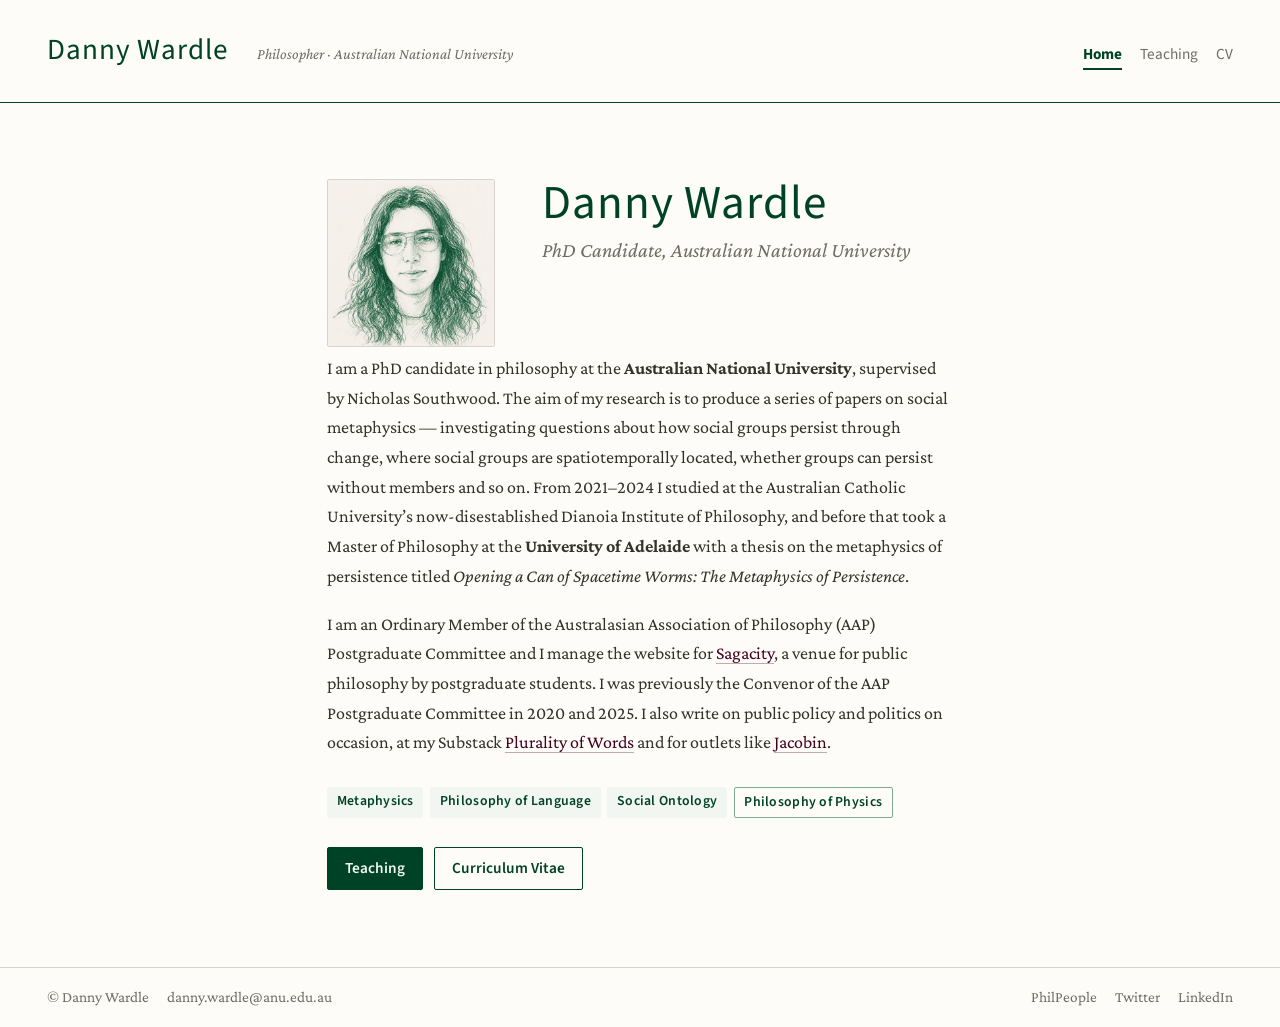
<file: index.html>
<!doctype html>
<html lang="en">
<head>
<meta charset="utf-8">
<meta name="viewport" content="width=device-width, initial-scale=1">
<link rel="preload" as="image" href="assets/img/portrait.webp" type="image/webp" fetchpriority="high">
<!-- Google tag (gtag.js) -->
<script async src="https://www.googletagmanager.com/gtag/js?id=G-M9JSZD7DZ4"></script>
<script>
  window.dataLayer = window.dataLayer || [];
  function gtag(){dataLayer.push(arguments);}
  gtag('js', new Date());
  gtag('config', 'G-M9JSZD7DZ4');
</script>
<title>Danny Wardle</title>
<meta name="description" content="Danny Wardle — PhD candidate in philosophy at the Australian National University.">
<link rel="stylesheet" href="assets/css/style.css">
<link rel="icon" href="assets/favicon/favicon.ico" sizes="any">
<link rel="icon" type="image/png" sizes="32x32" href="assets/favicon/favicon-32x32.png">
<link rel="icon" type="image/png" sizes="16x16" href="assets/favicon/favicon-16x16.png">
<link rel="apple-touch-icon" sizes="180x180" href="assets/favicon/apple-touch-icon.png">
<link rel="manifest" href="assets/favicon/site.webmanifest">
<meta name="theme-color" content="#004225">
</head>
<body class="page-body">

<header class="site-header">
  <div class="site-brand">
    <a class="site-title" href="index.html">Danny Wardle</a>
    <span class="site-subtitle">Philosopher &middot; Australian National University</span>
  </div>
  <nav class="site-nav">
    <a href="index.html" class="active">Home</a>
    <a href="teaching.html">Teaching</a>
    <a href="cv.html">CV</a>
  </nav>
</header>

<main class="page">
  <div class="hero">
    <img src="assets/img/portrait.webp" alt="Pen sketch portrait of Danny Wardle" width="168" height="168" fetchpriority="high">
    <div style="flex:1; min-width:300px;">
      <p class="hero-name">Danny Wardle</p>
      <p class="hero-role">PhD Candidate, Australian National University</p>
    </div>
  </div>

  <p class="body-text">I am a PhD candidate in philosophy at the <strong>Australian National University</strong>, supervised by Nicholas Southwood. The aim of my research is to produce a series of papers on social metaphysics &mdash; investigating questions about how social groups persist through change, where social groups are spatiotemporally located, whether groups can persist without members and so on. From 2021&ndash;2024 I studied at the Australian Catholic University&rsquo;s now-disestablished Dianoia Institute of Philosophy, and before that took a Master of Philosophy at the <strong>University of Adelaide</strong> with a thesis on the metaphysics of persistence titled&nbsp;<em>Opening a Can of Spacetime Worms: The Metaphysics of Persistence</em>.</p>

  <p class="body-text">I am an Ordinary Member of the Australasian Association of Philosophy (AAP) Postgraduate Committee and I manage the website for <a href="https://sagacitymagazine.com.au">Sagacity</a>, a venue for public philosophy by postgraduate students. I was previously the Convenor of the AAP Postgraduate Committee in 2020 and 2025. I also write on public policy and politics on occasion, at my Substack <a href="https://plurality.substack.com">Plurality of Words</a> and for outlets like <a href="https://jacobin.com/author/danny-wardle">Jacobin</a>.</p>

  <div class="tags">
    <span class="tag">Metaphysics</span>
    <span class="tag">Philosophy of Language</span>
    <span class="tag">Social Ontology</span>
    <span class="tag outline">Philosophy of Physics</span>
  </div>

  <div class="actions">
    <a class="btn btn-primary" href="teaching.html">Teaching</a>
    <a class="btn btn-outline" href="cv.html">Curriculum Vitae</a>
  </div>
</main>

<footer class="site-footer">
  <span>&copy; Danny Wardle</span>
  <a href="mailto:danny.wardle@anu.edu.au">danny.wardle@anu.edu.au</a>
  <div class="spacer"></div>
  <a href="https://philpeople.org/profiles/danny-wardle">PhilPeople</a>
  <a href="https://twitter.com/maximalworm">Twitter</a>
  <a href="https://www.linkedin.com/in/danny-w-7a439616a/">LinkedIn</a>
</footer>

</body>
</html>
</file>
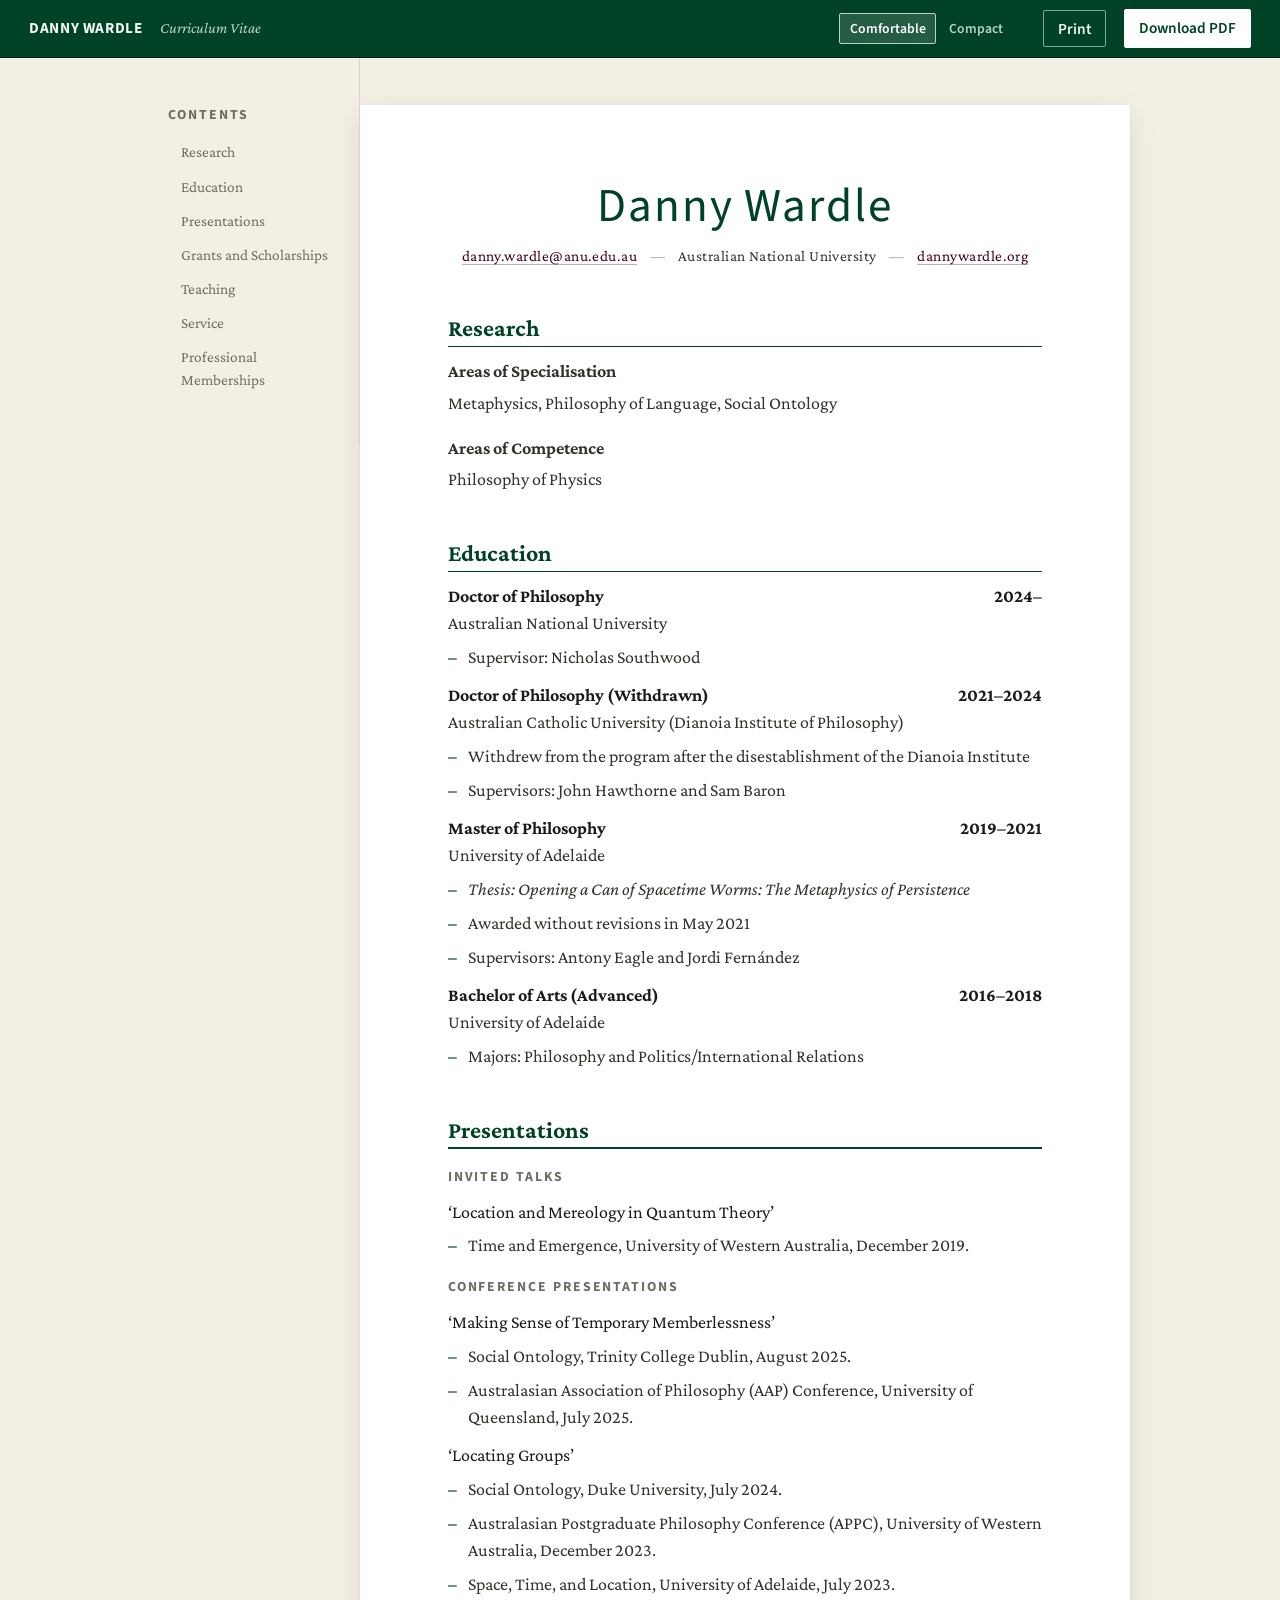
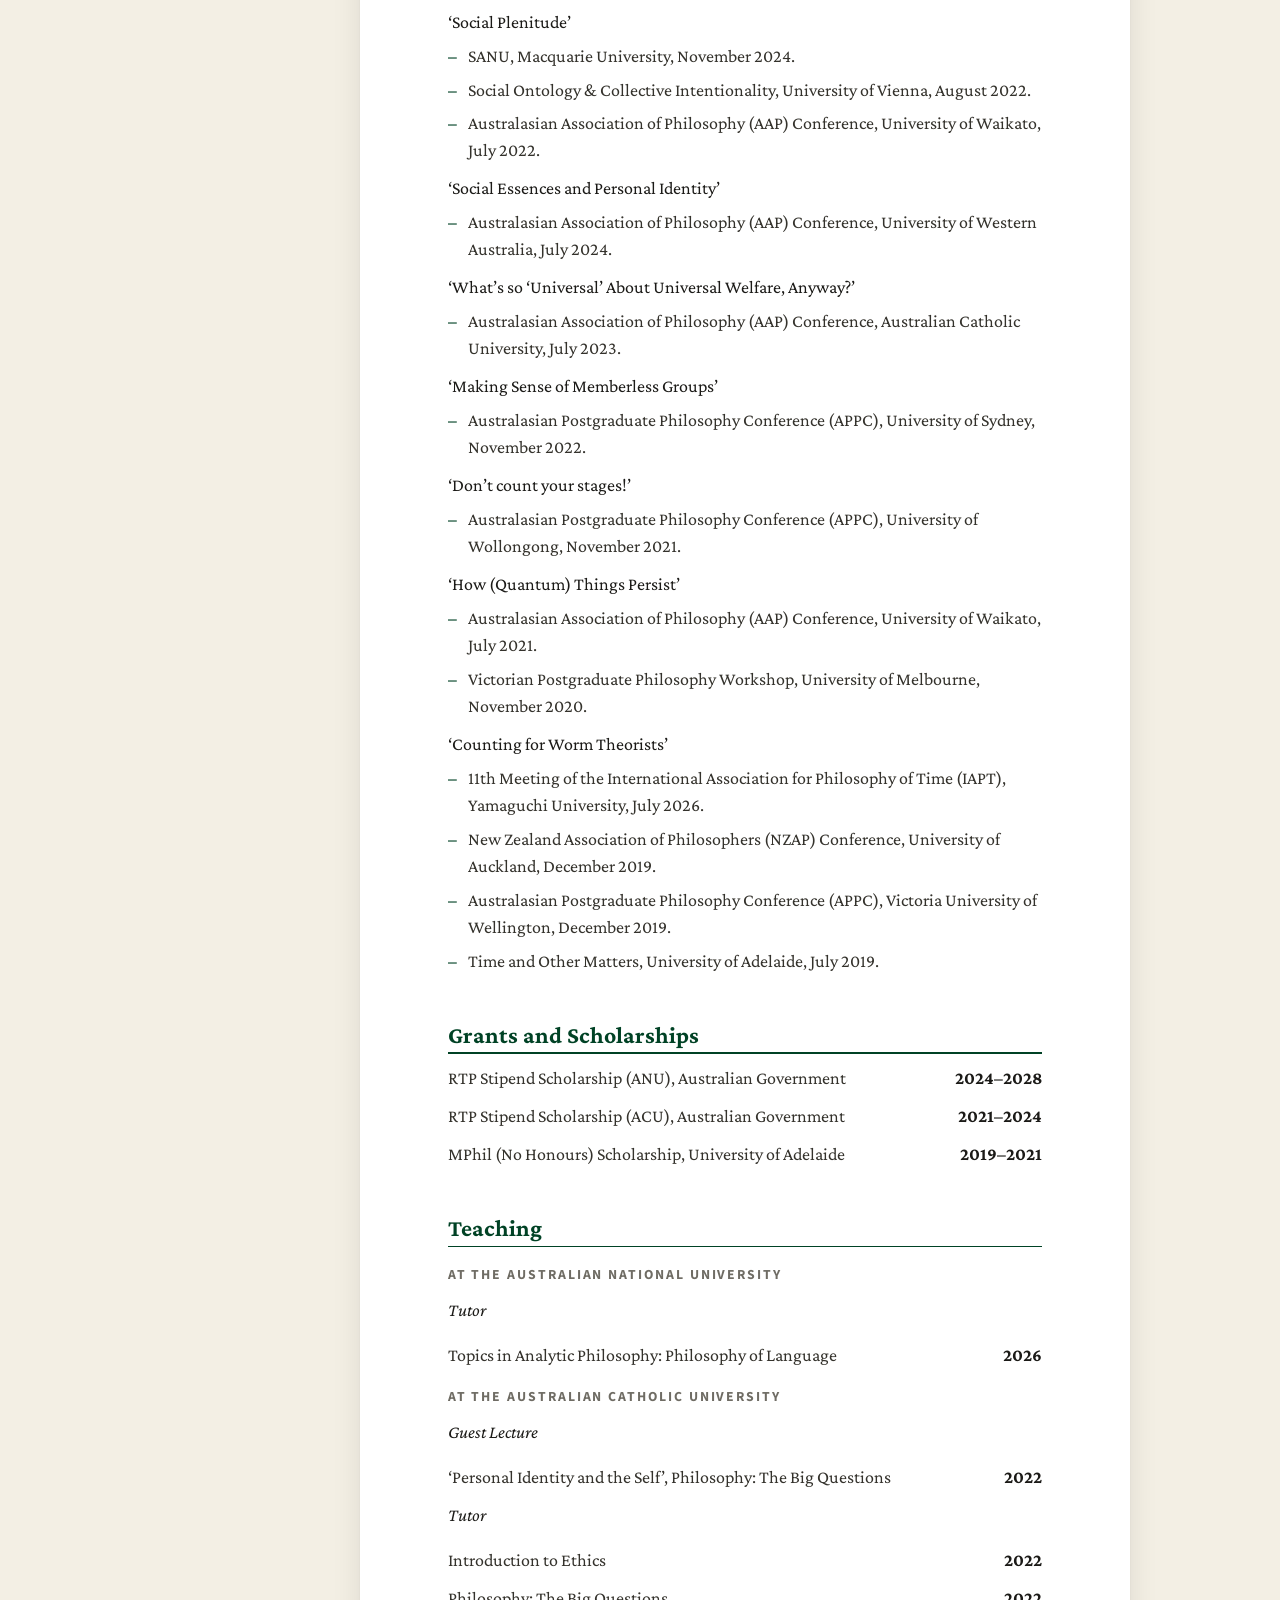
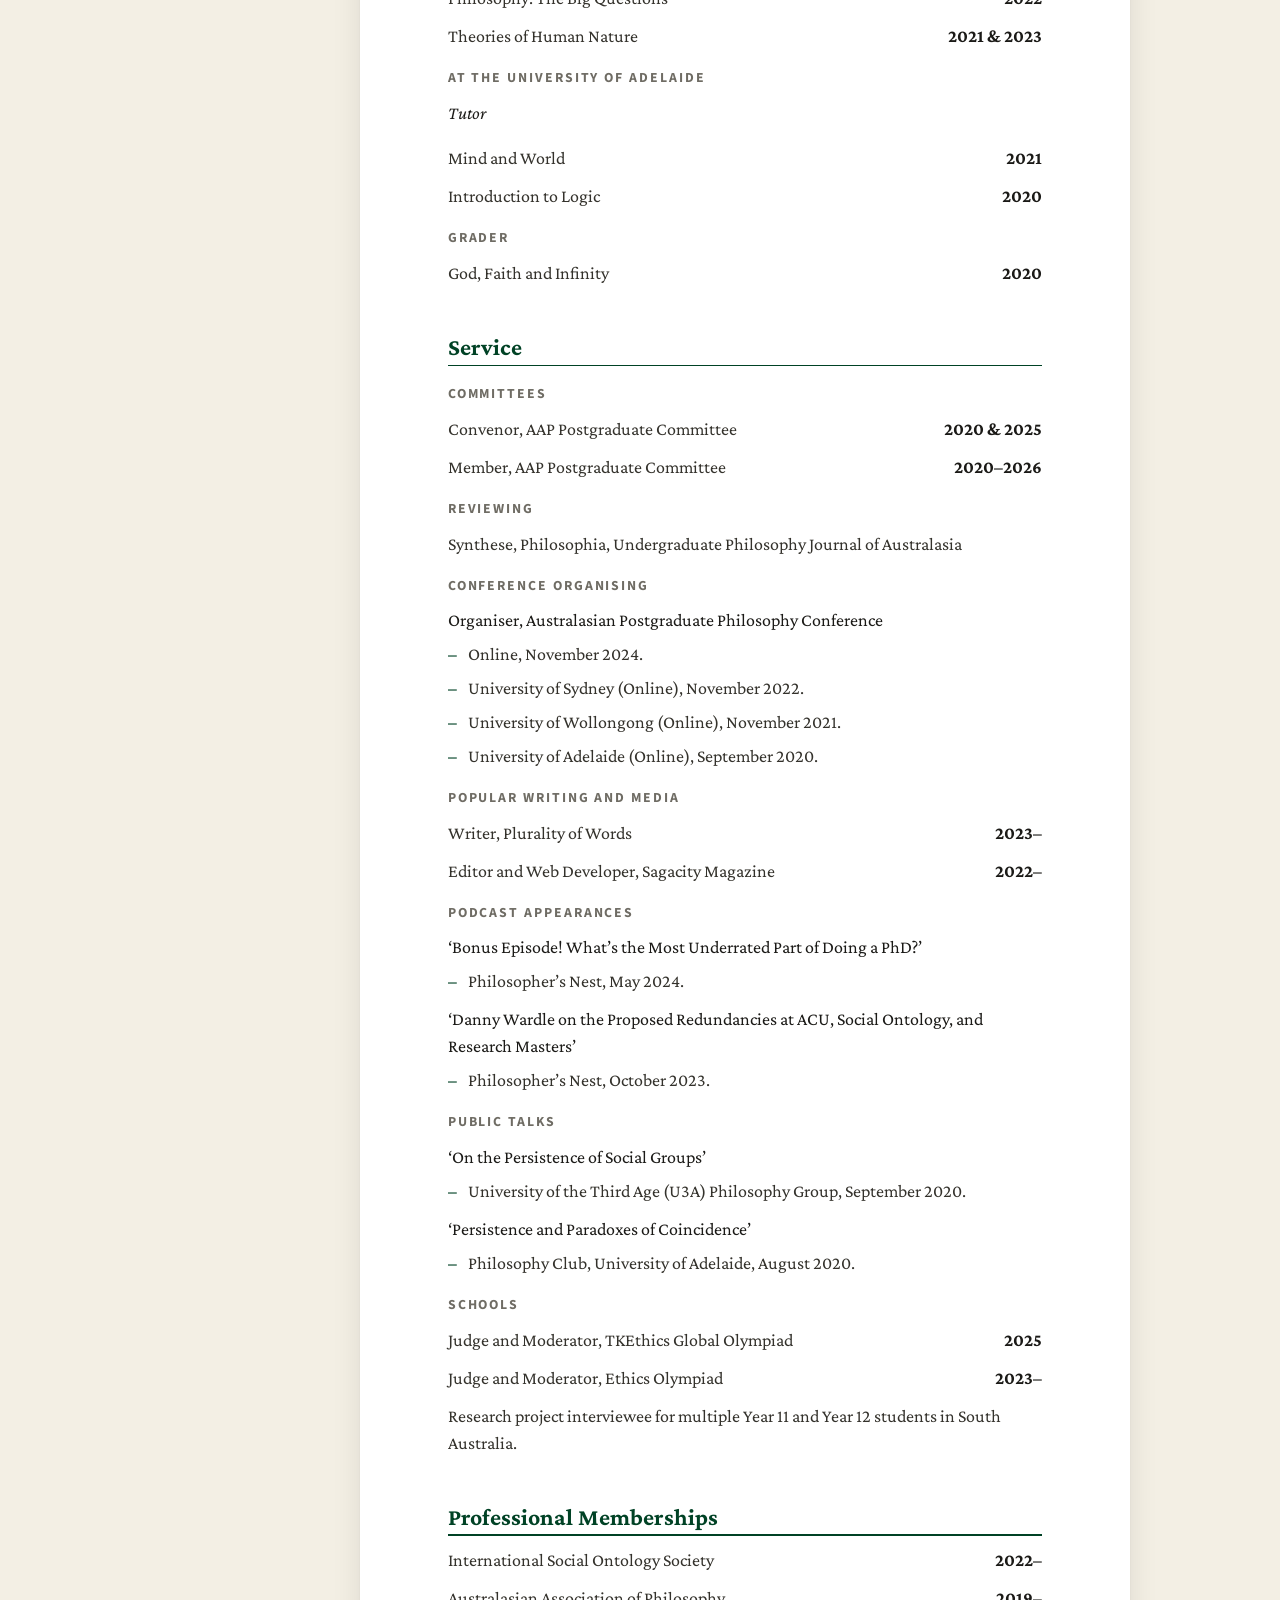
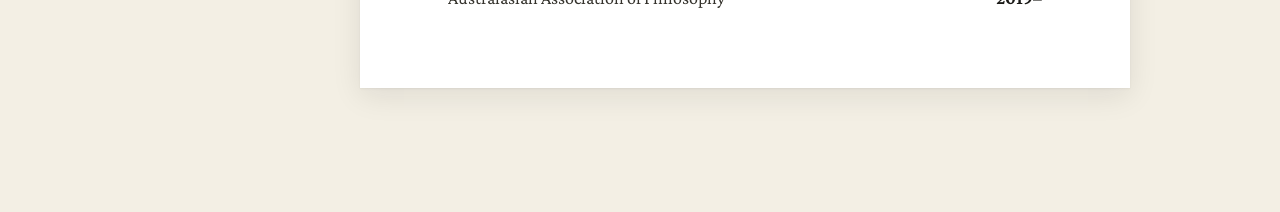
<file: cv.html>
<!doctype html>
<html lang="en">
<head>
<meta charset="utf-8">
<meta name="viewport" content="width=device-width, initial-scale=1">
<!-- Google tag (gtag.js) -->
<script async src="https://www.googletagmanager.com/gtag/js?id=G-M9JSZD7DZ4"></script>
<script>
  window.dataLayer = window.dataLayer || [];
  function gtag(){dataLayer.push(arguments);}
  gtag('js', new Date());
  gtag('config', 'G-M9JSZD7DZ4');
</script>
<title>Curriculum Vitae &mdash; Danny Wardle</title>
<meta name="description" content="Curriculum Vitae — Danny Wardle, Australian National University.">
<link rel="stylesheet" href="assets/css/style.css">
<link rel="icon" href="assets/favicon/favicon.ico" sizes="any">
<link rel="icon" type="image/png" sizes="32x32" href="assets/favicon/favicon-32x32.png">
<link rel="icon" type="image/png" sizes="16x16" href="assets/favicon/favicon-16x16.png">
<link rel="apple-touch-icon" sizes="180x180" href="assets/favicon/apple-touch-icon.png">
<link rel="manifest" href="assets/favicon/site.webmanifest">
<meta name="theme-color" content="#004225">
</head>
<body class="cv-body">

<header class="cv-toolbar">
  <a class="brand" href="index.html">DANNY WARDLE</a>
  <span class="doctitle">Curriculum Vitae</span>
  <div class="spacer"></div>
  <div class="density-toggle">
    <button id="btn-comfortable" class="active" type="button">Comfortable</button>
    <button id="btn-compact" type="button">Compact</button>
  </div>
  <button class="btn-print" id="btn-print" type="button">Print</button>
  <a class="btn-download" href="assets/Danny_Wardle_CV.pdf" download>Download PDF</a>
</header>

<div class="cv-layout">

  <nav class="cv-rail">
    <div class="eyebrow">Contents</div>
    <ul>
      <li><a href="#research">Research</a></li>
      <li><a href="#education">Education</a></li>
      <li><a href="#presentations">Presentations</a></li>
      <li><a href="#grants">Grants and Scholarships</a></li>
      <li><a href="#teaching">Teaching</a></li>
      <li><a href="#service">Service</a></li>
      <li><a href="#memberships">Professional Memberships</a></li>
    </ul>
  </nav>

  <div class="cv-paper-wrap">
    <article class="cv-paper">

      <header class="cv-masthead">
        <div class="name">Danny Wardle</div>
        <div class="meta">
          <a href="mailto:danny.wardle@anu.edu.au">danny.wardle@anu.edu.au</a>
          <span class="sep">&mdash;</span>
          <span>Australian National University</span>
          <span class="sep">&mdash;</span>
          <a href="http://dannywardle.org">dannywardle.org</a>
        </div>
      </header>

      <!-- RESEARCH -->
      <div class="section-title" id="research">
        <h2>Research</h2>
        <div class="rule"></div>
      </div>
      <p style="margin:var(--space-3) 0 0;"><strong>Areas of Specialisation</strong></p>
      <p style="margin:var(--space-1) 0 0;">Metaphysics, Philosophy of Language, Social Ontology</p>
      <p style="margin:var(--space-4) 0 0;"><strong>Areas of Competence</strong></p>
      <p style="margin:var(--space-1) 0 0;">Philosophy of Physics</p>

      <!-- EDUCATION -->
      <div class="section-title" id="education">
        <h2>Education</h2>
        <div class="rule"></div>
      </div>

      <div class="cv-entry">
        <div class="cv-line" style="margin-top:0;"><span class="item-title" style="font-weight:var(--fw-bold);">Doctor of Philosophy</span><span class="date">2024&ndash;</span></div>
        <div class="org">Australian National University</div>
        <ul class="entry-list">
          <li><span class="dash">&ndash;</span><span>Supervisor: Nicholas Southwood</span></li>
        </ul>
      </div>

      <div class="cv-entry">
        <div class="cv-line" style="margin-top:0;"><span class="item-title" style="font-weight:var(--fw-bold);">Doctor of Philosophy (Withdrawn)</span><span class="date">2021&ndash;2024</span></div>
        <div class="org">Australian Catholic University (Dianoia Institute of Philosophy)</div>
        <ul class="entry-list">
          <li><span class="dash">&ndash;</span><span>Withdrew from the program after the disestablishment of the Dianoia Institute</span></li>
          <li><span class="dash">&ndash;</span><span>Supervisors: John Hawthorne and Sam Baron</span></li>
        </ul>
      </div>

      <div class="cv-entry">
        <div class="cv-line" style="margin-top:0;"><span class="item-title" style="font-weight:var(--fw-bold);">Master of Philosophy</span><span class="date">2019&ndash;2021</span></div>
        <div class="org">University of Adelaide</div>
        <ul class="entry-list">
          <li><span class="dash">&ndash;</span><span><em>Thesis: Opening a Can of Spacetime Worms: The Metaphysics of Persistence</em></span></li>
          <li><span class="dash">&ndash;</span><span>Awarded without revisions in May 2021</span></li>
          <li><span class="dash">&ndash;</span><span>Supervisors: Antony Eagle and Jordi Fern&aacute;ndez</span></li>
        </ul>
      </div>

      <div class="cv-entry">
        <div class="cv-line" style="margin-top:0;"><span class="item-title" style="font-weight:var(--fw-bold);">Bachelor of Arts (Advanced)</span><span class="date">2016&ndash;2018</span></div>
        <div class="org">University of Adelaide</div>
        <ul class="entry-list">
          <li><span class="dash">&ndash;</span><span>Majors: Philosophy and Politics/International Relations</span></li>
        </ul>
      </div>

      <!-- PRESENTATIONS -->
      <div class="section-title" id="presentations">
        <h2>Presentations</h2>
        <div class="rule"></div>
      </div>

      <p class="eyebrow">Invited Talks</p>
      <div class="cv-entry">
        <div class="item-title">&lsquo;Location and Mereology in Quantum Theory&rsquo;</div>
        <ul class="entry-list">
          <li><span class="dash">&ndash;</span><span>Time and Emergence, University of Western Australia, December 2019.</span></li>
        </ul>
      </div>

      <p class="eyebrow">Conference Presentations</p>

      <div class="cv-entry">
        <div class="item-title">&lsquo;Making Sense of Temporary Memberlessness&rsquo;</div>
        <ul class="entry-list">
          <li><span class="dash">&ndash;</span><span>Social Ontology, Trinity College Dublin, August 2025.</span></li>
          <li><span class="dash">&ndash;</span><span>Australasian Association of Philosophy (AAP) Conference, University of Queensland, July 2025.</span></li>
        </ul>
      </div>

      <div class="cv-entry">
        <div class="item-title">&lsquo;Locating Groups&rsquo;</div>
        <ul class="entry-list">
          <li><span class="dash">&ndash;</span><span>Social Ontology, Duke University, July 2024.</span></li>
          <li><span class="dash">&ndash;</span><span>Australasian Postgraduate Philosophy Conference (APPC), University of Western Australia, December 2023.</span></li>
          <li><span class="dash">&ndash;</span><span>Space, Time, and Location, University of Adelaide, July 2023.</span></li>
        </ul>
      </div>

      <div class="cv-entry">
        <div class="item-title">&lsquo;Social Plenitude&rsquo;</div>
        <ul class="entry-list">
          <li><span class="dash">&ndash;</span><span>SANU, Macquarie University, November 2024.</span></li>
          <li><span class="dash">&ndash;</span><span>Social Ontology &amp; Collective Intentionality, University of Vienna, August 2022.</span></li>
          <li><span class="dash">&ndash;</span><span>Australasian Association of Philosophy (AAP) Conference, University of Waikato, July 2022.</span></li>
        </ul>
      </div>

      <div class="cv-entry">
        <div class="item-title">&lsquo;Social Essences and Personal Identity&rsquo;</div>
        <ul class="entry-list">
          <li><span class="dash">&ndash;</span><span>Australasian Association of Philosophy (AAP) Conference, University of Western Australia, July 2024.</span></li>
        </ul>
      </div>

      <div class="cv-entry">
        <div class="item-title">&lsquo;What&rsquo;s so &lsquo;Universal&rsquo; About Universal Welfare, Anyway?&rsquo;</div>
        <ul class="entry-list">
          <li><span class="dash">&ndash;</span><span>Australasian Association of Philosophy (AAP) Conference, Australian Catholic University, July 2023.</span></li>
        </ul>
      </div>

      <div class="cv-entry">
        <div class="item-title">&lsquo;Making Sense of Memberless Groups&rsquo;</div>
        <ul class="entry-list">
          <li><span class="dash">&ndash;</span><span>Australasian Postgraduate Philosophy Conference (APPC), University of Sydney, November 2022.</span></li>
        </ul>
      </div>

      <div class="cv-entry">
        <div class="item-title">&lsquo;Don&rsquo;t count your stages!&rsquo;</div>
        <ul class="entry-list">
          <li><span class="dash">&ndash;</span><span>Australasian Postgraduate Philosophy Conference (APPC), University of Wollongong, November 2021.</span></li>
        </ul>
      </div>

      <div class="cv-entry">
        <div class="item-title">&lsquo;How (Quantum) Things Persist&rsquo;</div>
        <ul class="entry-list">
          <li><span class="dash">&ndash;</span><span>Australasian Association of Philosophy (AAP) Conference, University of Waikato, July 2021.</span></li>
          <li><span class="dash">&ndash;</span><span>Victorian Postgraduate Philosophy Workshop, University of Melbourne, November 2020.</span></li>
        </ul>
      </div>

      <div class="cv-entry">
        <div class="item-title">&lsquo;Counting for Worm Theorists&rsquo;</div>
        <ul class="entry-list">
          <li><span class="dash">&ndash;</span><span>11th Meeting of the International Association for Philosophy of Time (IAPT), Yamaguchi University, July 2026.</span></li>
          <li><span class="dash">&ndash;</span><span>New Zealand Association of Philosophers (NZAP) Conference, University of Auckland, December 2019.</span></li>
          <li><span class="dash">&ndash;</span><span>Australasian Postgraduate Philosophy Conference (APPC), Victoria University of Wellington, December 2019.</span></li>
          <li><span class="dash">&ndash;</span><span>Time and Other Matters, University of Adelaide, July 2019.</span></li>
        </ul>
      </div>

      <!-- GRANTS -->
      <div class="section-title" id="grants">
        <h2>Grants and Scholarships</h2>
        <div class="rule"></div>
      </div>
      <div class="cv-line" style="margin-top:var(--space-3);"><span>RTP Stipend Scholarship (ANU), Australian Government</span><span class="date">2024&ndash;2028</span></div>
      <div class="cv-line"><span>RTP Stipend Scholarship (ACU), Australian Government</span><span class="date">2021&ndash;2024</span></div>
      <div class="cv-line"><span>MPhil (No Honours) Scholarship, University of Adelaide</span><span class="date">2019&ndash;2021</span></div>

      <!-- TEACHING -->
      <div class="section-title" id="teaching">
        <h2>Teaching</h2>
        <div class="rule"></div>
      </div>

      <p class="eyebrow">At the Australian National University</p>
      <p class="cv-role">Tutor</p>
      <div class="cv-line"><span>Topics in Analytic Philosophy: Philosophy of Language</span><span class="date">2026</span></div>

      <p class="eyebrow">At the Australian Catholic University</p>
      <p class="cv-role">Guest Lecture</p>
      <div class="cv-line"><span>&lsquo;Personal Identity and the Self&rsquo;, Philosophy: The Big Questions</span><span class="date">2022</span></div>
      <p class="cv-role">Tutor</p>
      <div class="cv-line"><span>Introduction to Ethics</span><span class="date">2022</span></div>
      <div class="cv-line"><span>Philosophy: The Big Questions</span><span class="date">2022</span></div>
      <div class="cv-line"><span>Theories of Human Nature</span><span class="date">2021 &amp; 2023</span></div>

      <p class="eyebrow">At the University of Adelaide</p>
      <p class="cv-role">Tutor</p>
      <div class="cv-line"><span>Mind and World</span><span class="date">2021</span></div>
      <div class="cv-line"><span>Introduction to Logic</span><span class="date">2020</span></div>

      <p class="eyebrow">Grader</p>
      <div class="cv-line"><span>God, Faith and Infinity</span><span class="date">2020</span></div>

      <!-- SERVICE -->
      <div class="section-title" id="service">
        <h2>Service</h2>
        <div class="rule"></div>
      </div>

      <p class="eyebrow">Committees</p>
      <div class="cv-line"><span>Convenor, AAP Postgraduate Committee</span><span class="date">2020 &amp; 2025</span></div>
      <div class="cv-line"><span>Member, AAP Postgraduate Committee</span><span class="date">2020&ndash;2026</span></div>

      <p class="eyebrow">Reviewing</p>
      <p style="margin:var(--space-3) 0 0;">Synthese, Philosophia, Undergraduate Philosophy Journal of Australasia</p>

      <p class="eyebrow">Conference Organising</p>
      <div class="cv-entry">
        <div class="item-title">Organiser, Australasian Postgraduate Philosophy Conference</div>
        <ul class="entry-list">
          <li><span class="dash">&ndash;</span><span>Online, November 2024.</span></li>
          <li><span class="dash">&ndash;</span><span>University of Sydney (Online), November 2022.</span></li>
          <li><span class="dash">&ndash;</span><span>University of Wollongong (Online), November 2021.</span></li>
          <li><span class="dash">&ndash;</span><span>University of Adelaide (Online), September 2020.</span></li>
        </ul>
      </div>

      <p class="eyebrow">Popular Writing and Media</p>
      <div class="cv-line"><span>Writer, Plurality of Words</span><span class="date">2023&ndash;</span></div>
      <div class="cv-line"><span>Editor and Web Developer, Sagacity Magazine</span><span class="date">2022&ndash;</span></div>

      <p class="eyebrow">Podcast Appearances</p>
      <div class="cv-entry">
        <div class="item-title">&lsquo;Bonus Episode! What&rsquo;s the Most Underrated Part of Doing a PhD?&rsquo;</div>
        <ul class="entry-list">
          <li><span class="dash">&ndash;</span><span>Philosopher&rsquo;s Nest, May 2024.</span></li>
        </ul>
      </div>
      <div class="cv-entry">
        <div class="item-title">&lsquo;Danny Wardle on the Proposed Redundancies at ACU, Social Ontology, and Research Masters&rsquo;</div>
        <ul class="entry-list">
          <li><span class="dash">&ndash;</span><span>Philosopher&rsquo;s Nest, October 2023.</span></li>
        </ul>
      </div>

      <p class="eyebrow">Public Talks</p>
      <div class="cv-entry">
        <div class="item-title">&lsquo;On the Persistence of Social Groups&rsquo;</div>
        <ul class="entry-list">
          <li><span class="dash">&ndash;</span><span>University of the Third Age (U3A) Philosophy Group, September 2020.</span></li>
        </ul>
      </div>
      <div class="cv-entry">
        <div class="item-title">&lsquo;Persistence and Paradoxes of Coincidence&rsquo;</div>
        <ul class="entry-list">
          <li><span class="dash">&ndash;</span><span>Philosophy Club, University of Adelaide, August 2020.</span></li>
        </ul>
      </div>

      <p class="eyebrow">Schools</p>
      <div class="cv-line"><span>Judge and Moderator, TKEthics Global Olympiad</span><span class="date">2025</span></div>
      <div class="cv-line"><span>Judge and Moderator, Ethics Olympiad</span><span class="date">2023&ndash;</span></div>
      <p style="margin:var(--space-3) 0 0;">Research project interviewee for multiple Year 11 and Year 12 students in South Australia.</p>

      <!-- MEMBERSHIPS -->
      <div class="section-title" id="memberships">
        <h2>Professional Memberships</h2>
        <div class="rule"></div>
      </div>
      <div class="cv-line" style="margin-top:var(--space-3);"><span>International Social Ontology Society</span><span class="date">2022&ndash;</span></div>
      <div class="cv-line"><span>Australasian Association of Philosophy</span><span class="date">2019&ndash;</span></div>

    </article>
  </div>

</div>

<script>
(function () {
  var body = document.body;
  var comfortableBtn = document.getElementById('btn-comfortable');
  var compactBtn = document.getElementById('btn-compact');
  var printBtn = document.getElementById('btn-print');

  function setDensity(mode) {
    body.classList.toggle('density-compact', mode === 'compact');
    comfortableBtn.classList.toggle('active', mode !== 'compact');
    compactBtn.classList.toggle('active', mode === 'compact');
  }

  comfortableBtn.addEventListener('click', function () { setDensity('comfortable'); });
  compactBtn.addEventListener('click', function () { setDensity('compact'); });
  printBtn.addEventListener('click', function () { window.print(); });
})();
</script>

</body>
</html>
</file>
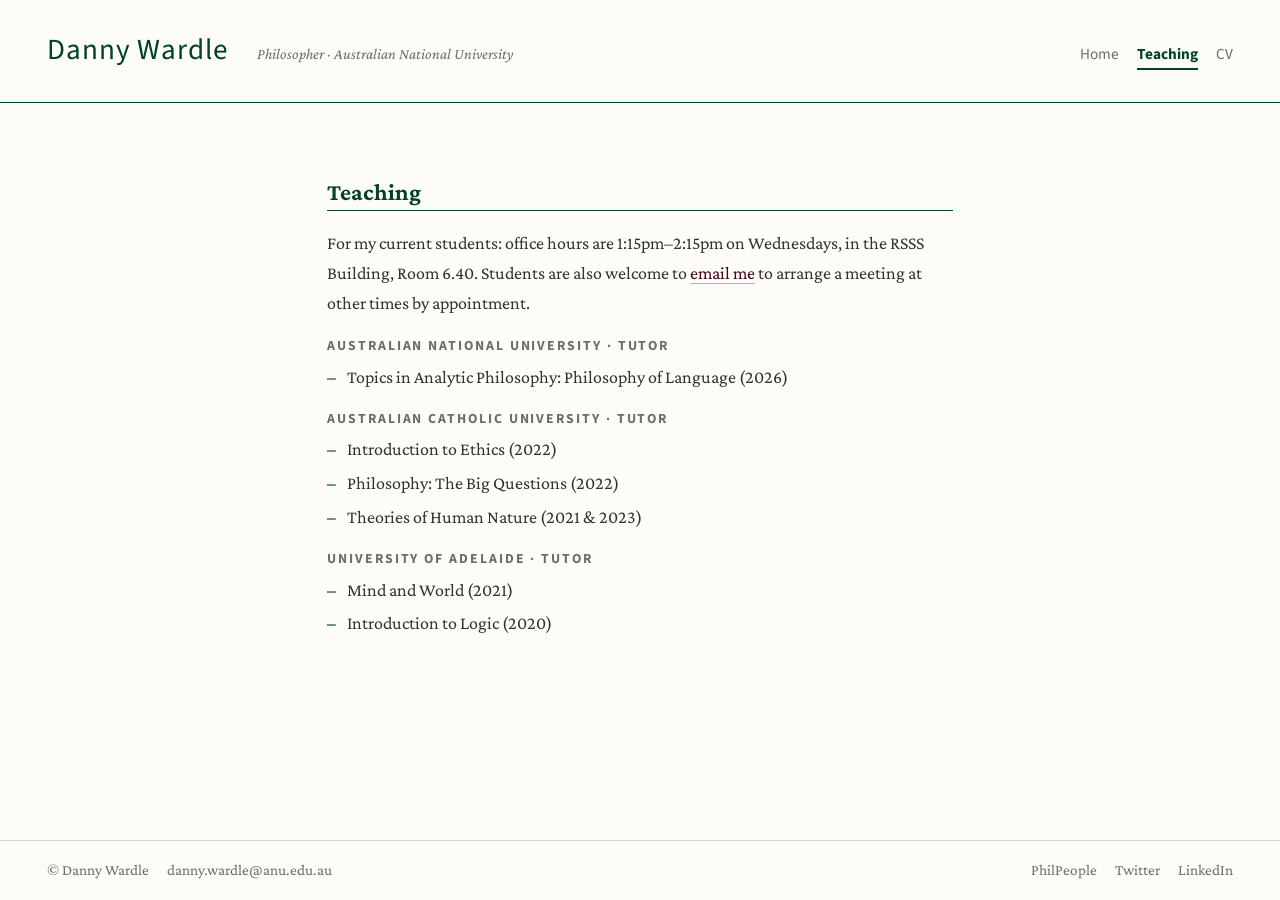
<file: teaching.html>
<!doctype html>
<html lang="en">
<head>
<meta charset="utf-8">
<meta name="viewport" content="width=device-width, initial-scale=1">
<!-- Google tag (gtag.js) -->
<script async src="https://www.googletagmanager.com/gtag/js?id=G-M9JSZD7DZ4"></script>
<script>
  window.dataLayer = window.dataLayer || [];
  function gtag(){dataLayer.push(arguments);}
  gtag('js', new Date());
  gtag('config', 'G-M9JSZD7DZ4');
</script>
<title>Teaching &mdash; Danny Wardle</title>
<meta name="description" content="Teaching — Danny Wardle, Australian National University.">
<link rel="stylesheet" href="assets/css/style.css">
<link rel="icon" href="assets/favicon/favicon.ico" sizes="any">
<link rel="icon" type="image/png" sizes="32x32" href="assets/favicon/favicon-32x32.png">
<link rel="icon" type="image/png" sizes="16x16" href="assets/favicon/favicon-16x16.png">
<link rel="apple-touch-icon" sizes="180x180" href="assets/favicon/apple-touch-icon.png">
<link rel="manifest" href="assets/favicon/site.webmanifest">
<meta name="theme-color" content="#004225">
</head>
<body class="page-body">

<header class="site-header">
  <div class="site-brand">
    <a class="site-title" href="index.html">Danny Wardle</a>
    <span class="site-subtitle">Philosopher &middot; Australian National University</span>
  </div>
  <nav class="site-nav">
    <a href="index.html">Home</a>
    <a href="teaching.html" class="active">Teaching</a>
    <a href="cv.html">CV</a>
  </nav>
</header>

<main class="page">
  <div class="section-title">
    <h2>Teaching</h2>
    <div class="rule"></div>
  </div>

  <p class="body-text" style="margin-top:var(--space-4);">For my current students: office hours are 1:15pm&ndash;2:15pm on Wednesdays, in the RSSS Building, Room 6.40. Students are also welcome to <a href="mailto:danny.wardle@anu.edu.au">email me</a> to arrange a meeting at other times by appointment.</p>

  <p class="eyebrow">Australian National University &middot; Tutor</p>
  <ul class="entry-list">
    <li><span class="dash">&ndash;</span><span>Topics in Analytic Philosophy: Philosophy of Language (2026)</span></li>
  </ul>

  <p class="eyebrow">Australian Catholic University &middot; Tutor</p>
  <ul class="entry-list">
    <li><span class="dash">&ndash;</span><span>Introduction to Ethics (2022)</span></li>
    <li><span class="dash">&ndash;</span><span>Philosophy: The Big Questions (2022)</span></li>
    <li><span class="dash">&ndash;</span><span>Theories of Human Nature (2021 &amp; 2023)</span></li>
  </ul>

  <p class="eyebrow">University of Adelaide &middot; Tutor</p>
  <ul class="entry-list">
    <li><span class="dash">&ndash;</span><span>Mind and World (2021)</span></li>
    <li><span class="dash">&ndash;</span><span>Introduction to Logic (2020)</span></li>
  </ul>
</main>

<footer class="site-footer">
  <span>&copy; Danny Wardle</span>
  <a href="mailto:danny.wardle@anu.edu.au">danny.wardle@anu.edu.au</a>
  <div class="spacer"></div>
  <a href="https://philpeople.org/profiles/danny-wardle">PhilPeople</a>
  <a href="https://twitter.com/maximalworm">Twitter</a>
  <a href="https://www.linkedin.com/in/danny-w-7a439616a/">LinkedIn</a>
</footer>

</body>
</html>
</file>
<file: assets/css/style.css>
/* ===========================================================================
   Danny Wardle — academic site stylesheet.
   Design tokens adapted from the Claude Design handoff bundle (website/).
   =========================================================================== */

/* Self-hosted (Latin subset only — covers everything used on this site,
   including accented characters and typographic punctuation). Each file is
   a variable font instance, matching what Google Fonts itself serves. */
@font-face {
  font-family: 'Crimson Pro';
  font-style: normal;
  font-weight: 200 900;
  font-display: swap;
  src: url('../fonts/CrimsonPro-Regular.woff2') format('woff2');
}
@font-face {
  font-family: 'Crimson Pro';
  font-style: italic;
  font-weight: 200 900;
  font-display: swap;
  src: url('../fonts/CrimsonPro-Italic.woff2') format('woff2');
}
@font-face {
  font-family: 'Source Sans 3';
  font-style: normal;
  font-weight: 200 900;
  font-display: swap;
  src: url('../fonts/SourceSans3-Regular.woff2') format('woff2');
}
@font-face {
  font-family: 'Source Sans 3';
  font-style: italic;
  font-weight: 400;
  font-display: swap;
  src: url('../fonts/SourceSans3-Italic.woff2') format('woff2');
}

:root {
  /* ---- Racing green (primary) ---- */
  --racing-900: #002115;
  --racing-800: #00301c;
  --racing-700: #004225;
  --racing-600: #0d5733;
  --racing-500: #2a7150;
  --racing-300: #7faa92;
  --racing-200: #b9d2c6;
  --racing-100: #e2ece7;
  --racing-050: #f1f6f3;

  /* ---- Link maroon (secondary) ---- */
  --maroon-700: #42001d;
  --maroon-500: #6f1334;

  /* ---- Warm neutrals ---- */
  --ink-900: #1b1a17;
  --ink-700: #34322c;
  --ink-muted: #6f6c64;
  --ink-faint: #9b978d;
  --rule-warm: #d8d4c9;

  --paper: #ffffff;
  --paper-warm-2: #f3efe4;
  --paper-ivory: #fdfcf8;

  --color-link: var(--maroon-700);
  --color-link-hover: var(--maroon-500);
  --text-ink: var(--ink-900);
  --text-body: var(--ink-700);
  --text-muted: var(--ink-muted);
  --text-faint: var(--ink-faint);
  --text-on-accent: #f1f6f3;
  --border-rule: var(--rule-warm);

  /* ---- Type ---- */
  --font-serif: 'Crimson Pro', 'Minion Pro', Georgia, 'Times New Roman', serif;
  --font-sans: 'Source Sans 3', 'Myriad Pro', system-ui, -apple-system, sans-serif;

  --fs-name: 2.618rem;
  --fs-display: 1.618rem;
  --fs-h2: 1.318rem;
  --fs-h3: 1.146rem;
  --fs-body: 1rem;
  --fs-small: 0.85rem;
  --fs-tiny: 0.764rem;

  --fw-bold: 700;

  --lh-tight: 1.12;
  --lh-snug: 1.3;
  --lh-body: 1.5;
  --lh-loose: 1.65;

  --tracking-label: 0.14em;

  /* ---- Golden-ratio spacing ---- */
  --space-1: 0.236rem;
  --space-2: 0.382rem;
  --space-3: 0.618rem;
  --space-4: 1rem;
  --space-5: 1.618rem;
  --space-6: 2.618rem;
  --space-7: 4.236rem;
  --space-8: 6.854rem;

  --gap-item: var(--space-2);
  --gap-entry: var(--space-3);
  --gap-section: var(--space-6);

  --rule-weight: 1.5px;
  --radius-sm: 2px;

  --shadow-page: 0 1px 2px rgba(27, 26, 23, 0.06), 0 8px 28px rgba(27, 26, 23, 0.09);
}

*, *::before, *::after { box-sizing: border-box; }

html {
  font-size: 18px;
  -webkit-font-smoothing: antialiased;
  text-rendering: optimizeLegibility;
  scroll-behavior: smooth;
}

body {
  margin: 0;
  min-height: 100%;
  font-family: var(--font-serif);
  font-size: var(--fs-body);
  line-height: var(--lh-body);
  color: var(--text-body);
  background: var(--paper-ivory);
}

body.page-body { min-height: 100vh; display: flex; flex-direction: column; }

a {
  color: var(--color-link);
  text-decoration: none;
  border-bottom: 1px solid rgba(66, 0, 29, 0.32);
}
a:hover { color: var(--color-link-hover); border-bottom-color: rgba(66, 0, 29, 0.6); }

h1, h2, h3, h4 {
  font-family: var(--font-serif);
  color: var(--text-ink);
  line-height: var(--lh-snug);
  font-weight: var(--fw-bold);
  margin: 0;
}

::selection { background: var(--racing-100); color: var(--racing-900); }

*:focus-visible { outline: 2px solid var(--racing-500); outline-offset: 2px; }

/* ===== site header / footer ===== */
.site-header {
  display: flex;
  align-items: baseline;
  gap: var(--space-5);
  padding: var(--space-5) var(--space-6);
  border-bottom: 1.5px solid var(--racing-700);
  flex-wrap: wrap;
}
.site-brand { display: flex; align-items: baseline; gap: var(--space-5); flex-wrap: wrap; }
.site-title {
  font-family: var(--font-sans);
  font-weight: 400;
  font-size: var(--fs-display);
  letter-spacing: 0.03em;
  color: var(--racing-700);
  border-bottom: none;
}
.site-subtitle {
  font-family: var(--font-serif);
  font-style: italic;
  color: var(--text-muted);
  font-size: var(--fs-small);
}
.site-nav { display: flex; gap: var(--space-4); margin-left: auto; }
@media (max-width: 560px) {
  .site-brand { flex-direction: column; align-items: flex-start; gap: var(--space-2); }
  .site-nav { margin-left: 0; }
}
.site-nav a {
  font-family: var(--font-sans);
  font-size: var(--fs-small);
  font-weight: 400;
  color: var(--text-muted);
  border-bottom: 2px solid transparent;
  padding: 0 0 2px;
}
.site-nav a:hover { color: var(--racing-700); }
.site-nav a.active { font-weight: 700; color: var(--racing-700); border-bottom-color: var(--racing-700); }

main.page { flex: 1; max-width: 720px; width: 100%; margin: 0 auto; padding: var(--space-7) var(--space-6); }

.site-footer {
  border-top: 1px solid var(--border-rule);
  padding: var(--space-4) var(--space-6);
  display: flex;
  gap: var(--space-4);
  align-items: center;
  flex-wrap: wrap;
}
.site-footer .spacer { flex: 1; }
.site-footer a, .site-footer span {
  font-family: var(--font-serif);
  font-size: var(--fs-small);
  color: var(--text-muted);
}
.site-footer a { border-bottom: none; }
.site-footer a:hover { color: var(--color-link); }

/* ===== home ===== */
.hero { display: flex; gap: var(--space-6); align-items: flex-start; flex-wrap: wrap; margin-bottom: var(--space-2); }
.hero img {
  width: 168px;
  height: 168px;
  object-fit: cover;
  object-position: top;
  flex: none;
  border: 1px solid var(--border-rule);
  border-radius: var(--radius-sm);
  background: var(--paper);
}
.hero-name { font-family: var(--font-sans); font-size: var(--fs-name); color: var(--racing-700); letter-spacing: 0.02em; margin: 0 0 var(--space-2); line-height: 1.05; }
.hero-role { font-family: var(--font-serif); font-style: italic; color: var(--text-muted); font-size: var(--fs-h3); margin: 0 0 var(--space-3); }

.body-text { font-family: var(--font-serif); font-size: var(--fs-body); line-height: var(--lh-loose); color: var(--text-body); margin: 0 0 var(--space-4); max-width: 38em; }

.tags { display: flex; gap: var(--space-2); flex-wrap: wrap; margin: var(--space-5) 0; }
.tag {
  font-family: var(--font-sans);
  font-size: var(--fs-tiny);
  font-weight: 600;
  letter-spacing: 0.02em;
  padding: 0.3em 0.7em;
  border-radius: var(--radius-sm);
  background: var(--racing-050);
  color: var(--racing-700);
}
.tag.outline { background: transparent; border: 1px solid var(--racing-300); }

.actions { display: flex; gap: var(--space-3); margin-top: var(--space-5); flex-wrap: wrap; }
.btn {
  font-family: var(--font-sans);
  font-size: var(--fs-small);
  font-weight: 600;
  padding: 0.6em 1.1em;
  cursor: pointer;
  border-radius: var(--radius-sm);
  border: 1px solid var(--racing-700);
  text-decoration: none;
  display: inline-block;
  border-bottom: 1px solid var(--racing-700);
}
.btn-primary { background: var(--racing-700); color: var(--text-on-accent); }
.btn-primary:hover { background: var(--racing-600); color: var(--text-on-accent); border-bottom-color: var(--racing-600); }
.btn-outline { background: transparent; color: var(--racing-700); }
.btn-outline:hover { background: var(--racing-050); border-bottom-color: var(--racing-700); }

/* ===== shared section heading (Teaching page + CV sections) ===== */
.section-title { margin-top: var(--gap-section); margin-bottom: var(--gap-entry); }
.section-title:first-child { margin-top: 0; }
.section-title h2 { font-family: var(--font-serif); font-weight: var(--fw-bold); font-size: var(--fs-h2); line-height: var(--lh-tight); color: var(--racing-700); }
.section-title .rule { height: var(--rule-weight); background: var(--racing-700); margin-top: 4px; }

.eyebrow {
  font-family: var(--font-sans);
  font-size: var(--fs-tiny);
  font-weight: var(--fw-bold);
  letter-spacing: var(--tracking-label);
  text-transform: uppercase;
  color: var(--text-muted);
  margin: var(--space-4) 0 var(--space-1);
}

.entry-list { list-style: none; margin: var(--space-2) 0 0; padding: 0; display: flex; flex-direction: column; gap: var(--gap-item); }
.entry-list li { display: flex; gap: var(--space-3); align-items: baseline; color: var(--text-body); }
.entry-list li .dash { color: var(--racing-700); flex: none; font-weight: var(--fw-bold); }
.entry-list li span:last-child { flex: 1; }

/* ===== CV document page ===== */
body.cv-body { background: var(--paper-warm-2); }

.cv-toolbar {
  display: flex;
  align-items: center;
  gap: var(--space-4);
  padding: 0 var(--space-5);
  height: 58px;
  background: var(--racing-700);
  color: var(--text-on-accent);
  border-bottom: 1px solid var(--racing-900);
  position: sticky;
  top: 0;
  z-index: 10;
}
.cv-toolbar .brand {
  font-family: var(--font-sans);
  font-weight: 700;
  letter-spacing: 0.04em;
  font-size: var(--fs-small);
  color: var(--text-on-accent);
  border-bottom: none;
}
.cv-toolbar .brand:hover { color: var(--racing-200); }
.cv-toolbar .doctitle { font-family: var(--font-serif); font-style: italic; color: var(--racing-200); font-size: var(--fs-small); }
.cv-toolbar .spacer { flex: 1; }

.density-toggle { display: flex; align-items: center; gap: 2px; margin-right: var(--space-3); }
.density-toggle button {
  font-family: var(--font-sans);
  font-size: var(--fs-tiny);
  font-weight: 600;
  padding: 0.35em 0.7em;
  cursor: pointer;
  border-radius: var(--radius-sm);
  border: 1px solid transparent;
  background: transparent;
  color: var(--racing-200);
}
.density-toggle button.active { border-color: var(--racing-200); background: rgba(255, 255, 255, 0.14); color: #fff; }

.btn-print {
  font-family: var(--font-sans);
  font-size: var(--fs-small);
  font-weight: 600;
  padding: 0.45em 0.9em;
  cursor: pointer;
  border-radius: var(--radius-sm);
  border: 1px solid var(--racing-300);
  background: transparent;
  color: var(--racing-050);
}
.btn-download {
  font-family: var(--font-sans);
  font-size: var(--fs-small);
  font-weight: 600;
  padding: 0.45em 0.9em;
  cursor: pointer;
  border-radius: var(--radius-sm);
  border: 1px solid var(--paper);
  background: var(--paper);
  color: var(--racing-700);
  text-decoration: none;
}
.btn-download:hover { background: var(--racing-050); }

.cv-layout { display: flex; max-width: 980px; margin: 0 auto; }

.cv-rail {
  flex: none;
  width: 210px;
  padding: var(--space-6) var(--space-4);
  border-right: 1px solid var(--border-rule);
  position: sticky;
  top: 58px;
  align-self: flex-start;
  max-height: calc(100vh - 58px);
  overflow: auto;
}
.cv-rail .eyebrow { margin: 0 0 var(--space-3); }
.cv-rail ul { list-style: none; margin: 0; padding: 0; display: flex; flex-direction: column; gap: 2px; }
.cv-rail a {
  display: block;
  text-align: left;
  border-left: 2px solid transparent;
  border-bottom: none;
  padding: 0.3em 0 0.3em 0.7em;
  font-family: var(--font-serif);
  font-size: var(--fs-small);
  color: var(--text-muted);
}
.cv-rail a:hover { color: var(--racing-700); border-left-color: var(--racing-300); }

.cv-paper-wrap { flex: 1; padding: var(--space-6) 0 var(--space-8); }
.cv-paper {
  background: var(--paper);
  box-shadow: var(--shadow-page);
  padding: var(--space-7) calc(var(--space-7) * 1.15);
  font-family: var(--font-serif);
  font-size: 18px;
  line-height: var(--lh-body);
  color: var(--text-body);
}
body.density-compact .cv-paper { padding: var(--space-6) var(--space-7); font-size: 16px; }

.cv-paper [id] { scroll-margin-top: 74px; }

.cv-masthead { text-align: center; }
.cv-masthead .name { font-family: var(--font-sans); font-weight: 400; font-size: var(--fs-name); letter-spacing: 0.04em; line-height: var(--lh-tight); color: var(--racing-700); }
.cv-masthead .meta { font-family: var(--font-serif); font-size: var(--fs-small); letter-spacing: 0.03em; color: var(--text-body); margin-top: var(--space-3); }
.cv-masthead .meta .sep { color: var(--text-faint); margin: 0 0.6em; }

.cv-line { display: flex; justify-content: space-between; align-items: baseline; gap: var(--space-4); margin-top: var(--space-3); }
.cv-line .date { font-weight: var(--fw-bold); color: var(--text-ink); white-space: nowrap; }

.cv-entry { margin-top: var(--gap-entry); }
.cv-entry .org { color: var(--text-body); }
.cv-entry .item-title { color: var(--text-ink); }

.cv-role { font-style: italic; color: var(--text-ink); margin-top: var(--space-3); }

@media print {
  .cv-toolbar, .cv-rail { display: none; }
  .cv-paper-wrap { padding: 0; }
  .cv-paper { box-shadow: none; padding: 0; }
  body { background: #fff; }
}

@media (max-width: 720px) {
  .cv-rail { display: none; }
  .cv-paper { padding: var(--space-6) var(--space-5); }
}
</file>
